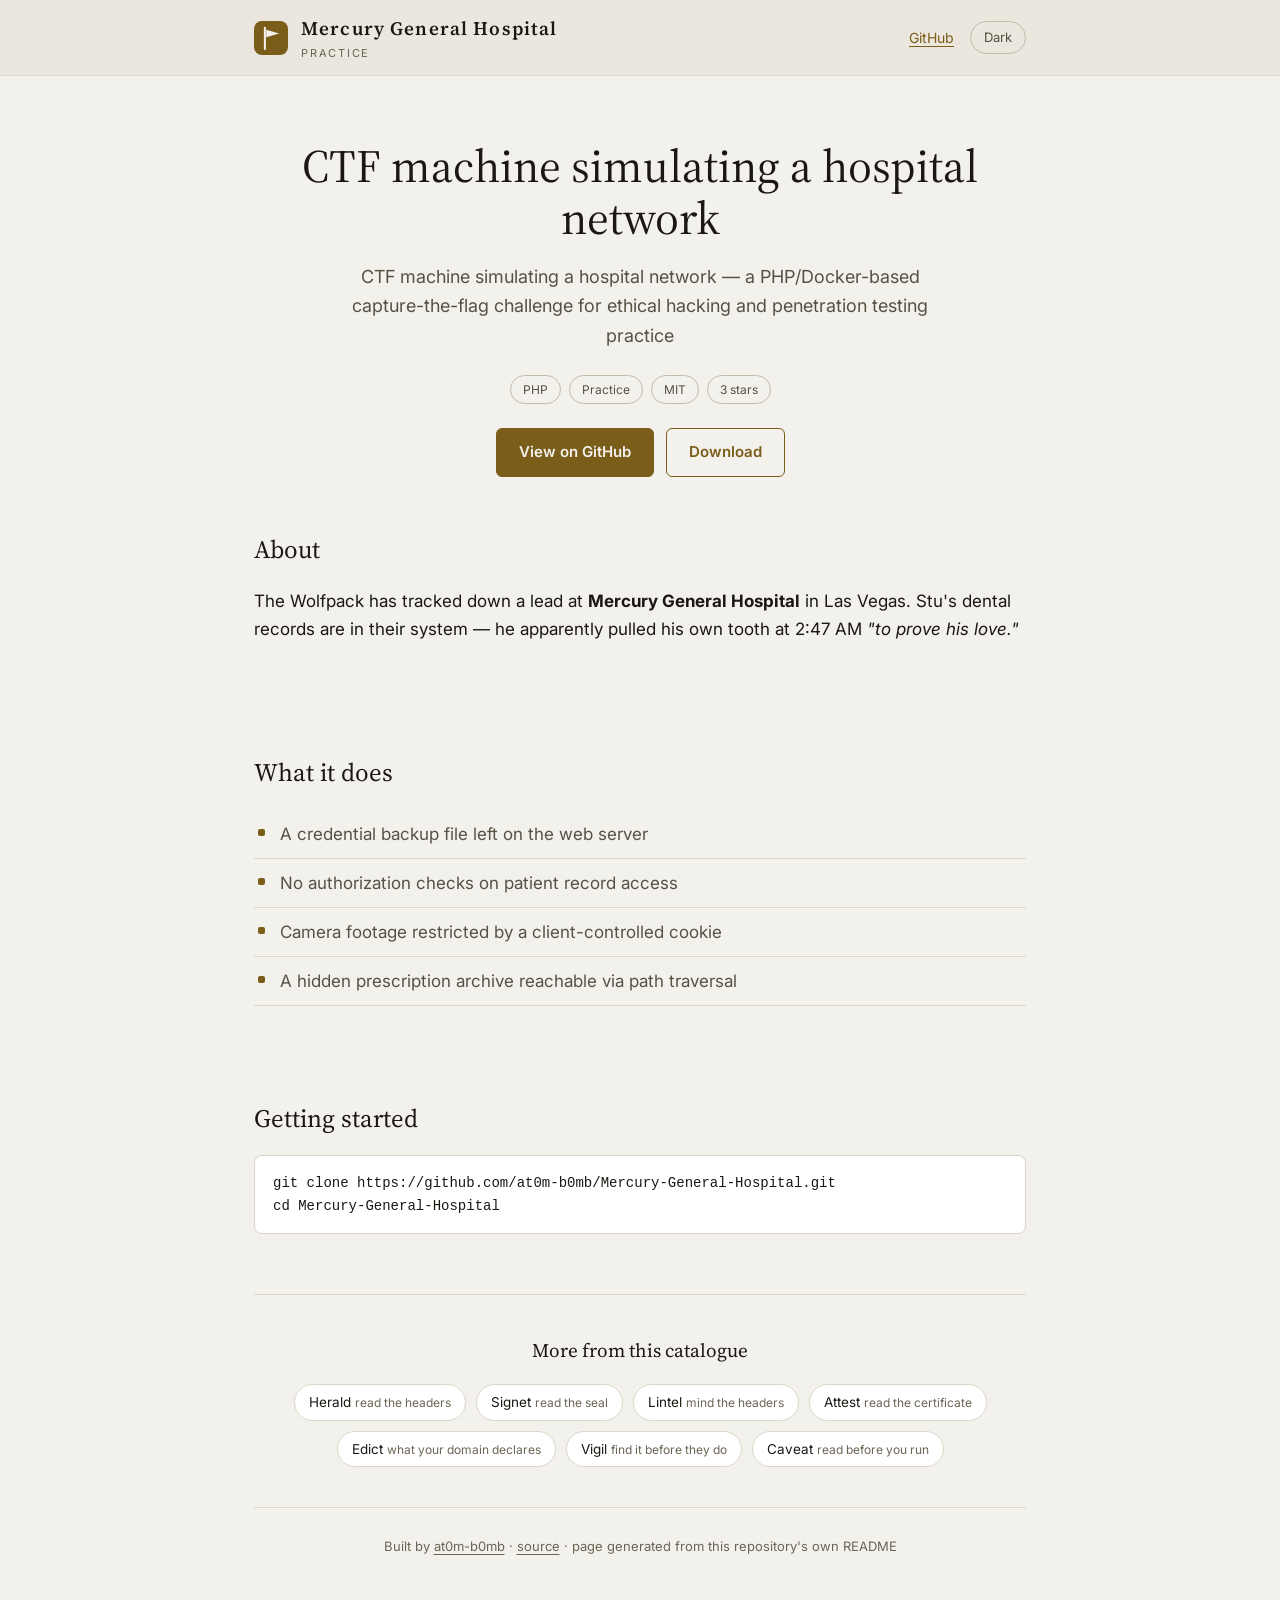
<file: docs/index.html>
<!doctype html>
<html lang="en">
<head>
<meta charset="utf-8">
<meta name="viewport" content="width=device-width, initial-scale=1">
<title>Mercury General Hospital — CTF machine simulating a hospital network — a PHP/Docker-based capture</title>
<meta name="description" content="CTF machine simulating a hospital network — a PHP/Docker-based capture-the-flag challenge for ethical hacking and penetration testing practice">
<meta property="og:title" content="Mercury General Hospital">
<meta property="og:description" content="CTF machine simulating a hospital network — a PHP/Docker-based capture-the-flag challenge for ethical hacking and penetration testing practice">
<link rel="preconnect" href="https://fonts.googleapis.com">
<link rel="preconnect" href="https://fonts.gstatic.com" crossorigin>
<link href="https://fonts.googleapis.com/css2?family=Inter:wght@400;600&family=Source+Serif+4:opsz,wght@8..60,400;8..60,600&display=swap" rel="stylesheet">
<style>
:root{--paper:#F3F1EC;--surface:#FFFFFF;--sunken:#EBE7DE;--ink:#1B1813;
--muted:#575144;--faint:#6B6554;--rule:#DCD6C9;--rule-strong:#C4BCAA;
--brass:#7A5D18;--shine:#C39B24;--warn:#8A5410;--warn-wash:#FAF0DF;
--serif:"Source Serif 4",Iowan Old Style,Palatino,Georgia,serif;
--sans:Inter,-apple-system,BlinkMacSystemFont,"Segoe UI",Helvetica,Arial,sans-serif;
--mono:ui-monospace,SFMono-Regular,"SF Mono",Menlo,Consolas,monospace;}
@media (prefers-color-scheme:dark){:root:not([data-theme="light"]){
--paper:#000000;--surface:#131312;--sunken:#0A0A09;--ink:#F3F0E9;--muted:#A29C91;
--faint:#8C877C;--rule:#2B2B28;--rule-strong:#3D3C38;--brass:#D9B75C;
--shine:#F1C84B;--warn:#DDA356;--warn-wash:#251A0B;}}
:root[data-theme="dark"]{--paper:#000000;--surface:#131312;--sunken:#0A0A09;
--ink:#F3F0E9;--muted:#A29C91;--faint:#8C877C;--rule:#2B2B28;--rule-strong:#3D3C38;
--brass:#D9B75C;--shine:#F1C84B;--warn:#DDA356;--warn-wash:#251A0B;}
*{box-sizing:border-box}
body{margin:0;background:var(--paper);color:var(--ink);font-family:var(--sans);
font-size:17px;line-height:1.65;-webkit-font-smoothing:antialiased}
.wrap{max-width:820px;margin:0 auto;padding:0 24px}
a{color:var(--brass);text-underline-offset:3px}a:hover{color:var(--shine)}
code{font-family:var(--mono);font-size:.88em;background:var(--sunken);
padding:.12em .36em;border-radius:3px}
pre{font-family:var(--mono);font-size:14px;line-height:1.6;background:var(--surface);
border:1px solid var(--rule);border-radius:8px;padding:16px 18px;overflow-x:auto}
pre code{background:none;padding:0;font-size:inherit}
header.top{border-bottom:1px solid var(--rule);background:var(--sunken)}
header.top .wrap{display:flex;align-items:center;gap:13px;padding:13px 24px}
.mk{width:34px;height:34px;border-radius:8px;background:var(--brass);flex:none}
.mk svg{display:block;width:34px;height:34px}
.wordmark{font-family:var(--serif);font-size:19px;font-weight:600;letter-spacing:.06em}
.kind{font-size:11px;letter-spacing:.16em;text-transform:uppercase;color:var(--faint)}
header.top nav{margin-left:auto;display:flex;gap:16px;align-items:center;font-size:14px}
button.theme{background:none;border:1px solid var(--rule-strong);color:var(--muted);
border-radius:999px;padding:5px 13px;font:inherit;font-size:13px;cursor:pointer}
button.theme:hover{border-color:var(--brass);color:var(--ink)}
.hero{padding:64px 0 6px;text-align:center}
.hero h1{font-family:var(--serif);font-size:clamp(30px,5.4vw,46px);line-height:1.12;
margin:0 0 18px;font-weight:400}
.hero p.lede{font-size:18px;color:var(--muted);max-width:620px;margin:0 auto 24px}
.chips{display:flex;gap:8px;justify-content:center;flex-wrap:wrap;margin-bottom:24px}
.chips span{font-size:12px;border:1px solid var(--rule-strong);color:var(--muted);
border-radius:999px;padding:4px 12px}
.cta{display:flex;gap:12px;justify-content:center;flex-wrap:wrap}
.cta a{display:inline-block;padding:11px 22px;border-radius:6px;text-decoration:none;
font-size:15px;font-weight:600;border:1px solid var(--brass)}
.cta a.primary{background:var(--brass);color:var(--paper)}
.cta a.primary:hover{background:var(--shine);color:#1B1813}
.cta a.ghost{color:var(--brass)}.cta a.ghost:hover{background:var(--surface)}
section{padding:46px 0}
h2{font-family:var(--serif);font-size:25px;font-weight:400;margin:0 0 16px}
ul.feat{list-style:none;padding:0;margin:0}
ul.feat li{padding:10px 0 10px 26px;border-bottom:1px solid var(--rule);position:relative;
color:var(--muted)}
ul.feat li:before{content:"";position:absolute;left:4px;top:19px;width:7px;height:7px;
border-radius:2px;background:var(--brass)}
.notice{background:var(--warn-wash);border:1px solid var(--rule);
border-left:3px solid var(--warn);border-radius:8px;padding:18px 22px;color:var(--muted)}
.notice strong{color:var(--ink)}
.family{border-top:1px solid var(--rule);padding:40px 0 10px}
.family h2{font-size:19px;text-align:center}
.family .row{display:flex;flex-wrap:wrap;gap:10px;justify-content:center;margin-top:18px}
.family a{text-decoration:none;color:var(--ink);border:1px solid var(--rule);
border-radius:999px;padding:6px 14px;font-size:13.5px;background:var(--surface)}
.family a:hover{border-color:var(--brass)}
.family a span{color:var(--faint);font-size:12px}
footer{border-top:1px solid var(--rule);margin-top:30px;padding:28px 0 54px;
color:var(--faint);font-size:13px;text-align:center}
footer a{color:var(--faint)}
@media(max-width:560px){.hero{padding-top:44px}.kind{display:none}}
</style>
<meta property="og:image" content="https://raw.githubusercontent.com/at0m-b0mb/Mercury-General-Hospital/main/images/social-preview.png">
<meta name="twitter:card" content="summary_large_image">
<meta name="twitter:image" content="https://raw.githubusercontent.com/at0m-b0mb/Mercury-General-Hospital/main/images/social-preview.png">
</head>
<body>
<header class="top">
  <div class="wrap">
    <span class="mk"><svg viewBox='0 0 100 100' xmlns='http://www.w3.org/2000/svg' fill='none' stroke='#F3F1EC' stroke-width='6' stroke-linejoin='round' stroke-linecap='round'><style>.f{fill:#F3F1EC;stroke:none}</style><path d='M32 20 V82'/><path d='M36 26 L74 37 L36 48 Z' class='f'/></svg></span>
    <div>
      <div class="wordmark">Mercury General Hospital</div>
      <div class="kind">Practice</div>
    </div>
    <nav>
      <a href="https://github.com/at0m-b0mb/Mercury-General-Hospital">GitHub</a>
      <button class="theme" id="t" type="button">Dark</button>
    </nav>
  </div>
</header>
<div class="wrap">
  <div class="hero">
    <h1>CTF machine simulating a hospital network</h1>
    <p class="lede">CTF machine simulating a hospital network — a PHP/Docker-based capture-the-flag challenge for ethical hacking and penetration testing practice</p>
    <div class="chips"><span>PHP</span><span>Practice</span><span>MIT</span><span>3 stars</span></div>
    <div class="cta">
      <a class="primary" href="https://github.com/at0m-b0mb/Mercury-General-Hospital">View on GitHub</a>
      <a class="ghost" href="https://github.com/at0m-b0mb/Mercury-General-Hospital/archive/refs/heads/main.zip">Download</a>
    </div>
  </div>
  <section>
    <h2>About</h2>
    <p>The Wolfpack has tracked down a lead at <strong>Mercury General Hospital</strong> in Las Vegas. Stu's dental records are in their system — he apparently pulled his own tooth at 2:47 AM <em>"to prove his love."</em></p>
  </section>
  <section>
    <h2>What it does</h2>
    <ul class="feat">
      <li>A credential backup file left on the web server</li>
      <li>No authorization checks on patient record access</li>
      <li>Camera footage restricted by a client-controlled cookie</li>
      <li>A hidden prescription archive reachable via path traversal</li>
    </ul>
  </section>
  <section>
    <h2>Getting started</h2>
<pre><code>git clone https://github.com/at0m-b0mb/Mercury-General-Hospital.git
cd Mercury-General-Hospital</code></pre>
  </section>
  <div class="family">
    <h2>More from this catalogue</h2>
    <div class="row">
        <a href="https://at0m-b0mb.github.io/Herald-Email-Headers/">Herald <span>read the headers</span></a>
        <a href="https://at0m-b0mb.github.io/Signet-JWT-Inspector/">Signet <span>read the seal</span></a>
        <a href="https://at0m-b0mb.github.io/Lintel-HTTP-Headers/">Lintel <span>mind the headers</span></a>
        <a href="https://at0m-b0mb.github.io/Attest-X509/">Attest <span>read the certificate</span></a>
        <a href="https://at0m-b0mb.github.io/Edict-Email-Policy/">Edict <span>what your domain declares</span></a>
        <a href="https://at0m-b0mb.github.io/Vigil-Secret-Scanner/">Vigil <span>find it before they do</span></a>
        <a href="https://at0m-b0mb.github.io/Caveat-Shell-Reader/">Caveat <span>read before you run</span></a>
    </div>
  </div>
  <footer>
    Built by <a href="https://github.com/at0m-b0mb">at0m-b0mb</a> ·
    <a href="https://github.com/at0m-b0mb/Mercury-General-Hospital">source</a> · page generated from this repository's own README
  </footer>
</div>
<script>(function(){var r=document.documentElement,b=document.getElementById('t');try{var s=localStorage.getItem('theme');if(s)r.setAttribute('data-theme',s);}catch(e){}function c(){var a=r.getAttribute('data-theme');return a?a:(matchMedia('(prefers-color-scheme: dark)').matches?'dark':'light');}function p(){b.textContent=c()==='dark'?'Light':'Dark';}p();b.addEventListener('click',function(){var n=c()==='dark'?'light':'dark';r.setAttribute('data-theme',n);try{localStorage.setItem('theme',n);}catch(e){}p();});})();</script>
</body>
</html>
</file>
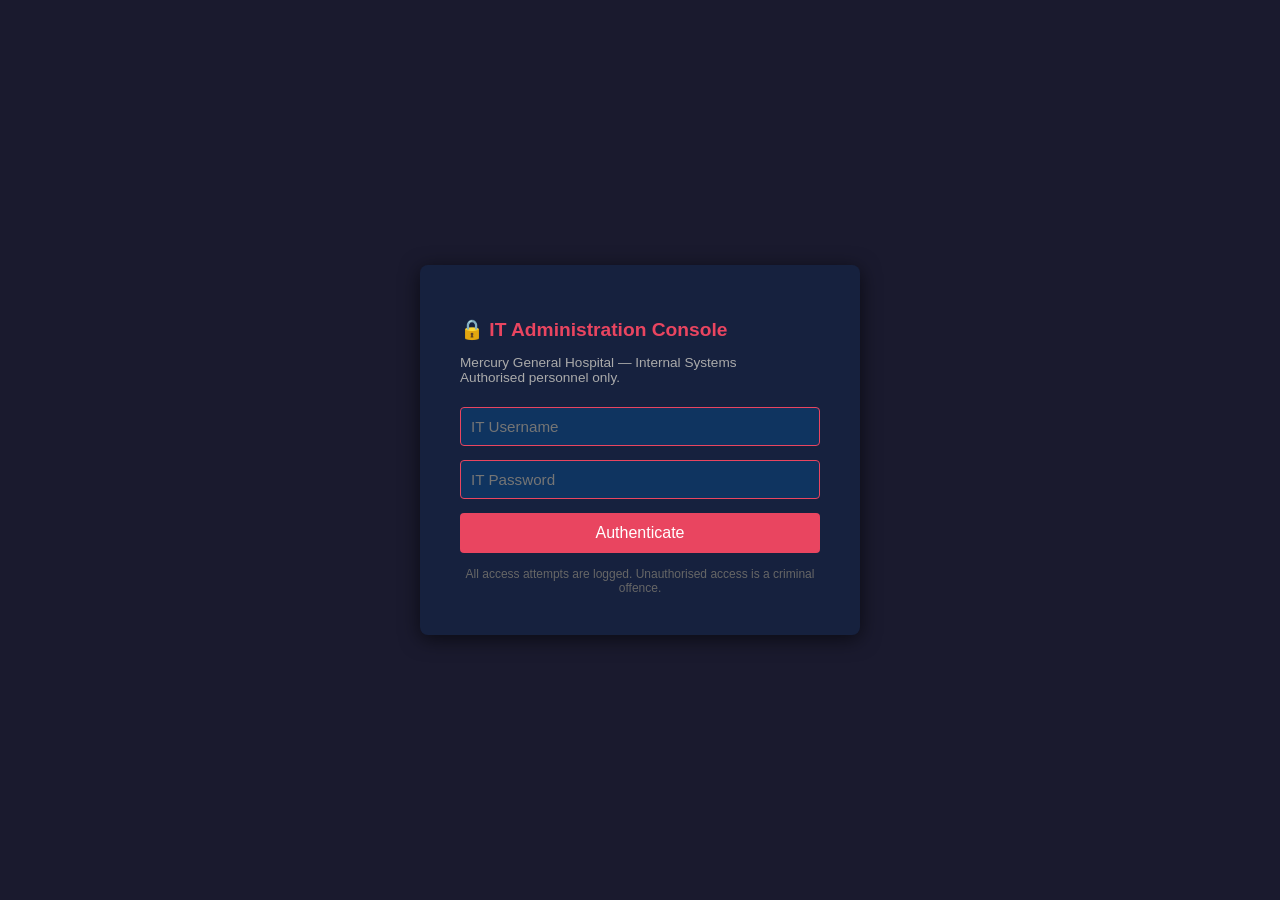
<file: web/patient-portal/admin-console/index.html>
<!DOCTYPE html>
<html lang="en">
<head>
    <meta charset="UTF-8">
    <title>Mercury General Hospital — IT Administration Console</title>
    <!--
        ====================================================
        Mercury General Hospital — IT System Configuration
        Portal Version: 2.3   Last updated: 2009-05-28
        ====================================================

        Authentication:
          - Session-based (PHP sessions via session.php)
          - Role field stored in $_SESSION['user']['role']

        IMPORTANT — Role Access Control (temporary workaround):
          The portal reads the HTTP Cookie named 'role' BEFORE
          the session role.  This was added to allow IT staff
          to impersonate roles during testing without needing
          separate accounts.  **Must be removed before go-live.**
          See camera.php, line: $_COOKIE['role'] ?? $session['role']
          Valid values: admin | doctor | staff

        Prescription Archive:
          Encoded backup files located at:
          ../hospital-files/prescriptions/hidden/
          (relative to the portal docs/ directory)
          File: rx_chow_encoded.txt (Base64)

        ====================================================
    -->
    <style>
        body { font-family: Arial, sans-serif; background: #1a1a2e; color: #eee; display: flex; align-items: center; justify-content: center; min-height: 100vh; margin: 0; }
        .box { background: #16213e; padding: 40px; border-radius: 8px; width: 360px; box-shadow: 0 4px 20px rgba(0,0,0,.6); }
        h1 { color: #e94560; font-size: 1.2rem; margin-bottom: 6px; }
        p { color: #aaa; font-size: .85rem; margin-bottom: 22px; }
        input { width: 100%; padding: 10px; margin-bottom: 14px; background: #0f3460; border: 1px solid #e94560; border-radius: 4px; color: #fff; font-size: .95rem; box-sizing: border-box; }
        button { width: 100%; padding: 11px; background: #e94560; color: #fff; border: none; border-radius: 4px; font-size: 1rem; cursor: pointer; }
        button:hover { background: #c73652; }
        small { display: block; margin-top: 14px; color: #666; font-size: .75rem; text-align: center; }
    </style>
</head>
<body>
<div class="box">
    <h1>🔒 IT Administration Console</h1>
    <p>Mercury General Hospital — Internal Systems<br>Authorised personnel only.</p>
    <form action="#" method="POST">
        <input type="text"     name="ituser" placeholder="IT Username" autocomplete="off">
        <input type="password" name="itpass" placeholder="IT Password">
        <button type="submit">Authenticate</button>
    </form>
    <small>All access attempts are logged. Unauthorised access is a criminal offence.</small>
</div>
</body>
</html>
</file>
